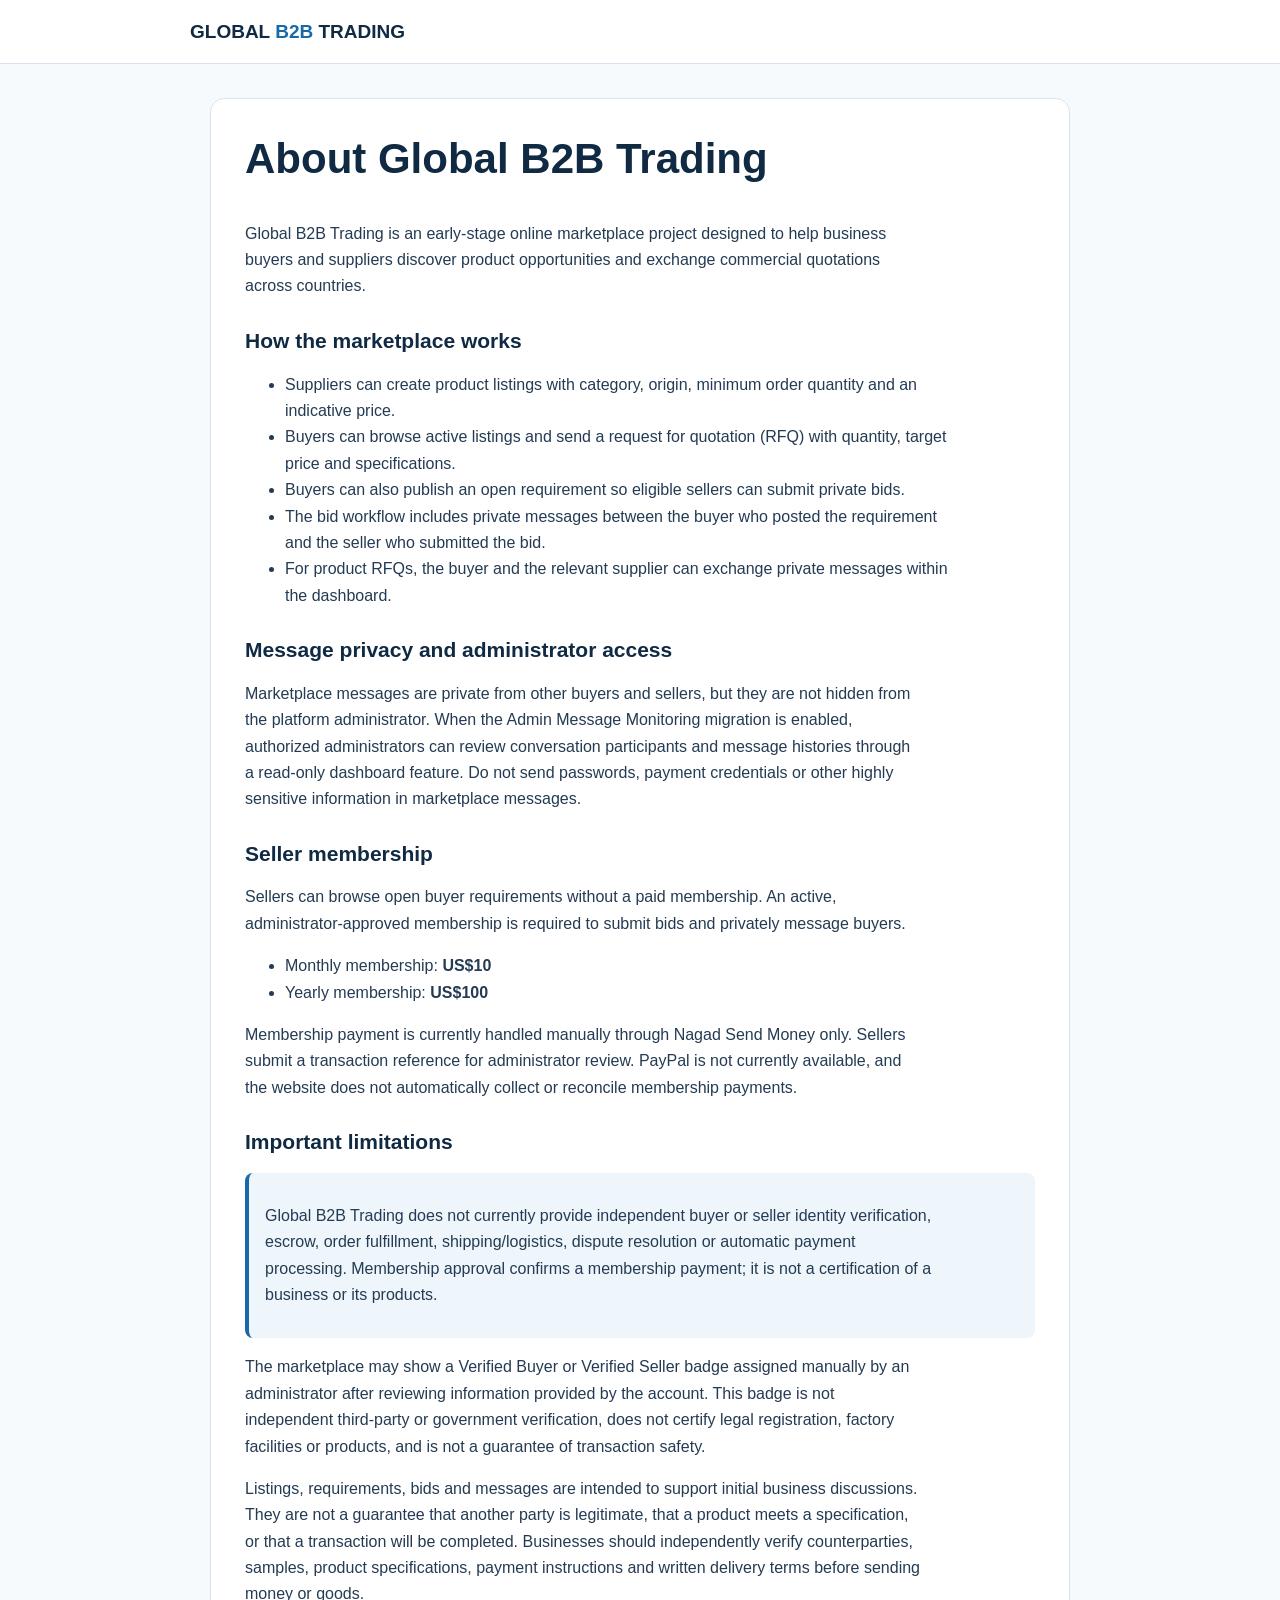
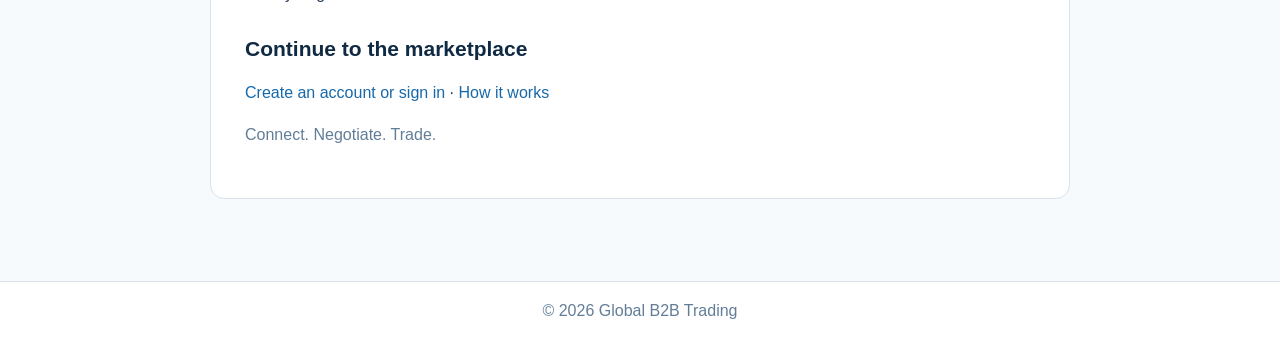
<file: about.html>
<!doctype html>
<html lang="en">
<head>
<meta charset="utf-8">
<meta name="viewport" content="width=device-width,initial-scale=1">
<meta name="description" content="Learn what Global B2B Trading offers to business buyers and suppliers, including product listings, RFQs, bids and seller membership.">
<meta name="robots" content="index,follow">
<link rel="canonical" href="https://balelali.github.io/global-b2b-trading/about.html">
<title>About | Global B2B Trading</title>
<style>
:root{--navy:#102a43;--blue:#1769aa;--ink:#243b53;--muted:#627d98;--line:#d9e2ec}
*{box-sizing:border-box}body{margin:0;font:16px/1.65 Arial,sans-serif;color:var(--ink);background:#f7fafc}
header,footer{background:#fff;border-bottom:1px solid var(--line);padding:16px max(5%,calc((100% - 900px)/2))}
.brand{font-size:19px;font-weight:800;color:var(--navy)}.brand span{color:var(--blue)}
main{max-width:900px;margin:34px auto;padding:0 20px 48px}
article{background:#fff;border:1px solid var(--line);border-radius:14px;padding:clamp(20px,4vw,34px)}
h1,h2{color:var(--navy);line-height:1.25}h1{font-size:clamp(30px,5vw,42px);margin-top:0}h2{font-size:21px;margin-top:28px}
p,li{max-width:76ch}.muted{color:var(--muted)}a{color:var(--blue);text-decoration:none}a:focus-visible{outline:3px solid #f0b429;outline-offset:3px}
.notice{padding:14px 16px;border-left:4px solid var(--blue);background:#eef6fc;border-radius:8px}
footer{border-top:1px solid var(--line);border-bottom:0;color:var(--muted);text-align:center}
</style>
</head>
<body>
<header><a class="brand" href="./">GLOBAL <span>B2B</span> TRADING</a></header>
<main>
<article>
<h1>About Global B2B Trading</h1>
<p>Global B2B Trading is an early-stage online marketplace project designed to help business buyers and suppliers discover product opportunities and exchange commercial quotations across countries.</p>

<h2>How the marketplace works</h2>
<ul>
<li>Suppliers can create product listings with category, origin, minimum order quantity and an indicative price.</li>
<li>Buyers can browse active listings and send a request for quotation (RFQ) with quantity, target price and specifications.</li>
<li>Buyers can also publish an open requirement so eligible sellers can submit private bids.</li>
<li>The bid workflow includes private messages between the buyer who posted the requirement and the seller who submitted the bid.</li>
<li>For product RFQs, the buyer and the relevant supplier can exchange private messages within the dashboard.</li>
</ul>

<h2>Message privacy and administrator access</h2>
<p>Marketplace messages are private from other buyers and sellers, but they are not hidden from the platform administrator. When the Admin Message Monitoring migration is enabled, authorized administrators can review conversation participants and message histories through a read-only dashboard feature. Do not send passwords, payment credentials or other highly sensitive information in marketplace messages.</p>

<h2>Seller membership</h2>
<p>Sellers can browse open buyer requirements without a paid membership. An active, administrator-approved membership is required to submit bids and privately message buyers.</p>
<ul>
<li>Monthly membership: <strong>US$10</strong></li>
<li>Yearly membership: <strong>US$100</strong></li>
</ul>
<p>Membership payment is currently handled manually through Nagad Send Money only. Sellers submit a transaction reference for administrator review. PayPal is not currently available, and the website does not automatically collect or reconcile membership payments.</p>

<h2>Important limitations</h2>
<div class="notice">
<p>Global B2B Trading does not currently provide independent buyer or seller identity verification, escrow, order fulfillment, shipping/logistics, dispute resolution or automatic payment processing. Membership approval confirms a membership payment; it is not a certification of a business or its products.</p>
</div>
<p>The marketplace may show a Verified Buyer or Verified Seller badge assigned manually by an administrator after reviewing information provided by the account. This badge is not independent third-party or government verification, does not certify legal registration, factory facilities or products, and is not a guarantee of transaction safety.</p>
<p>Listings, requirements, bids and messages are intended to support initial business discussions. They are not a guarantee that another party is legitimate, that a product meets a specification, or that a transaction will be completed. Businesses should independently verify counterparties, samples, product specifications, payment instructions and written delivery terms before sending money or goods.</p>

<h2>Continue to the marketplace</h2>
<p><a href="./#account">Create an account or sign in</a> · <a href="./#how">How it works</a></p>
<p class="muted">Connect. Negotiate. Trade.</p>
</article>
</main>
<footer>© 2026 Global B2B Trading</footer>
</body>
</html>
</file>
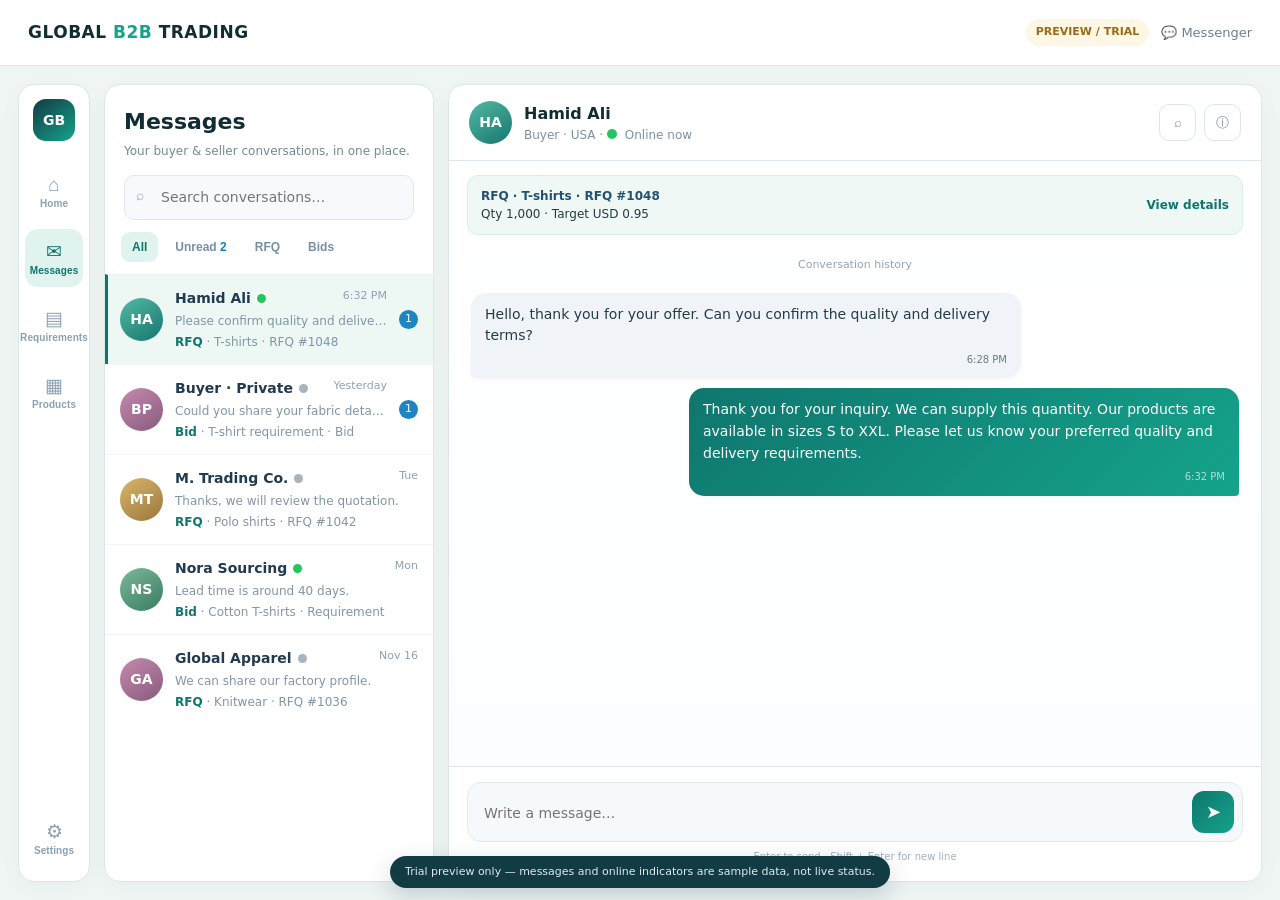
<file: messenger-preview.html>
<!doctype html>
<html lang="en">
<head>
<meta charset="utf-8"><meta name="viewport" content="width=device-width,initial-scale=1">
<meta name="robots" content="noindex,nofollow">
<title>Messenger Trial | Global B2B Trading</title>
<style>
:root{--navy:#102c35;--blue:#0f766e;--ink:#243d43;--muted:#718b91;--line:#dce8e7;--bg:#eef5f3;--white:#fff;--green:#16a34a;--mint:#d9f3ec;--accent:#0f766e;--accent2:#14a38b}
*{box-sizing:border-box}body{margin:0;font:14px/1.5 Inter,system-ui,-apple-system,"Segoe UI",Arial,sans-serif;background:var(--bg);color:var(--ink)}
.top{height:66px;background:#fff;border-bottom:1px solid var(--line);display:flex;align-items:center;justify-content:space-between;padding:0 28px}
.brand{font-weight:900;letter-spacing:.5px;color:var(--navy);font-size:17px}.brand b{color:#14a38b}.topright{display:flex;gap:12px;align-items:center;color:#698197;font-size:13px}.trial{border-radius:20px;background:#fff7e5;color:#9b6a13;padding:5px 10px;font-size:11px;font-weight:800}
.shell{height:calc(100vh - 66px);min-height:600px;max-width:1440px;margin:auto;padding:18px;display:grid;grid-template-columns:72px 330px minmax(0,1fr);gap:14px}
.rail,.inbox,.chat{background:white;border:1px solid var(--line);border-radius:16px;box-shadow:0 5px 22px #102a4308;overflow:hidden}
.rail{display:flex;flex-direction:column;align-items:center;padding:14px 6px;gap:9px}.rail .logo{width:42px;height:42px;border-radius:13px;background:linear-gradient(140deg,#123b43,#14a38b);display:grid;place-items:center;color:white;font-weight:900;margin-bottom:12px}.railbtn{min-height:58px;width:58px;border:0;background:transparent;color:#8ba0b4;border-radius:13px;display:flex;flex-direction:column;align-items:center;justify-content:center;gap:2px;font-size:19px;cursor:pointer}.railbtn .navlabel{font-size:10px;font-weight:700;letter-spacing:.1px}.railbtn.active{background:#e0f3ee;color:#0f766e}.railbottom{margin-top:auto}.navview{grid-column:2/4;display:none;background:#fff;border:1px solid var(--line);border-radius:16px;box-shadow:0 5px 22px #102a4308;padding:24px;overflow:auto}.navview.show{display:block}.navview h2{margin:0 0 8px;color:var(--navy)}.navview .mockcard{border:1px solid var(--line);border-radius:14px;padding:16px;margin-top:14px;background:#f8fbfc}.navview .mockgrid{display:grid;grid-template-columns:repeat(3,minmax(0,1fr));gap:12px}.navview .mockstat{background:#eff8f5;border-radius:12px;padding:15px}.navview .muted{color:var(--muted);font-size:12px}
.inbox{display:flex;flex-direction:column}.inboxhead{padding:20px 19px 12px}.inboxhead h1{margin:0;font-size:22px;color:var(--navy)}.inboxhead p{margin:4px 0 15px;color:var(--muted);font-size:12px}
.search{position:relative}.search input{width:100%;border:1px solid #e0e8ef;border-radius:10px;background:#f7f9fc;padding:11px 12px 11px 36px;font:inherit;outline:none}.search span{position:absolute;left:12px;top:10px;color:#91a5b7}
.tabs{display:flex;gap:6px;padding:0 16px 12px}.tab{border:0;background:transparent;color:#7890a5;padding:8px 11px;border-radius:9px;font-weight:700;font-size:12px;cursor:pointer}.tab.selected{background:#e0f3ee;color:#0f766e}.list{overflow:auto}.person{display:flex;gap:12px;padding:13px 15px;cursor:pointer;border-top:1px solid #f0f4f7;align-items:center}.person:hover{background:#f8fbfe}.person.selected{background:#edf8f5;border-left:3px solid var(--accent);padding-left:12px}.avatar{width:43px;height:43px;border-radius:50%;display:grid;place-items:center;flex:none;color:white;font-weight:800;background:linear-gradient(145deg,#53b9a3,#16766e)}.avatar.pink{background:linear-gradient(145deg,#c58aab,#885b80)}.avatar.gold{background:linear-gradient(145deg,#d9b66b,#9a773b)}.avatar.green{background:linear-gradient(145deg,#79b99b,#397c61)}.personbody{min-width:0;flex:1}.personrow{display:flex;justify-content:space-between;gap:8px}.personname{font-weight:800;color:#213a50;white-space:nowrap;overflow:hidden;text-overflow:ellipsis;display:inline-flex;align-items:center;gap:6px}.presence{width:9px;height:9px;border-radius:50%;display:inline-block;background:#a7b4bd;box-shadow:0 0 0 2px #fff;flex:none}.presence.online{background:#22c55e}.presence.offline{background:#a7b4bd}.presence.away{background:#f59e0b}.presence.large{width:10px;height:10px;box-shadow:none;margin-right:4px}.time{font-size:11px;color:#8ba0b2;white-space:nowrap}.snippet{font-size:12px;color:#8195a8;white-space:nowrap;overflow:hidden;text-overflow:ellipsis;margin-top:3px}.unread{background:#1c85c2;color:white;border-radius:50%;min-width:19px;height:19px;font-size:11px;display:grid;place-items:center;padding:0 4px}
.chat{display:flex;flex-direction:column;min-width:0}.chathead{height:76px;border-bottom:1px solid var(--line);display:flex;align-items:center;justify-content:space-between;padding:0 20px;gap:10px}.chatperson{display:flex;align-items:center;gap:12px;min-width:0}.chatname{font-weight:850;font-size:16px;color:var(--navy)}.chatmeta{font-size:12px;color:#7c91a5}.online{color:var(--green);font-weight:700}.headactions{display:flex;gap:8px}.iconbtn{border:1px solid var(--line);background:white;color:#7890a5;width:37px;height:37px;border-radius:10px;cursor:pointer}
.context{margin:14px 18px 0;background:#eff8f5;border:1px solid #d8eee8;padding:11px 13px;border-radius:11px;display:flex;justify-content:space-between;gap:12px;align-items:center;font-size:12px}.context strong{color:#24516f}.context a{color:var(--blue);text-decoration:none;font-weight:700}
.messages{padding:18px 22px;overflow:auto;flex:1;display:flex;flex-direction:column;gap:10px;background:linear-gradient(#fff,#fbfdff)}.day{text-align:center;color:#93a5b5;font-size:11px;margin:4px 0 9px}.bubble{max-width:min(72%,550px);padding:11px 14px;border-radius:15px;line-height:1.55;box-shadow:0 2px 6px #102a4306}.bubble.in{align-self:flex-start;background:#f0f4f8;border-bottom-left-radius:4px}.bubble.out{align-self:flex-end;background:linear-gradient(135deg,#0f766e,#14a38b);color:white;border-bottom-right-radius:4px}.btime{display:block;font-size:10px;opacity:.66;margin-top:5px;text-align:right}.compose{border-top:1px solid var(--line);padding:15px 18px 17px;background:#fff}.composebox{display:flex;align-items:flex-end;gap:9px;background:#f6f9fc;border:1px solid #e1eaf1;border-radius:14px;padding:8px}.compose textarea{flex:1;resize:none;border:0;outline:none;background:transparent;font:inherit;min-height:38px;max-height:120px;padding:8px}.send{width:42px;height:42px;border:0;border-radius:12px;background:linear-gradient(135deg,#0f766e,#14a38b);color:white;font-size:18px;cursor:pointer}.hint{text-align:center;color:#a0afbd;font-size:10px;margin-top:7px}
.demoNotice{position:fixed;bottom:12px;left:50%;transform:translateX(-50%);background:#123b43;color:#dceaf5;border-radius:24px;padding:8px 15px;font-size:11px;box-shadow:0 8px 25px #102a4330;z-index:4}
.mobileback{display:none}
@media(max-width:950px){.shell{grid-template-columns:60px 290px minmax(0,1fr);padding:10px;gap:10px}.top{padding:0 16px}}
@media(max-width:680px){.shell{height:calc(100vh - 60px);min-height:0;grid-template-columns:1fr;padding:8px}.top{height:60px}.rail{display:flex;grid-column:1;grid-row:1;flex-direction:row;justify-content:space-around;padding:7px;gap:3px}.rail .logo{display:none}.railbtn{width:auto;min-width:54px;flex:1;min-height:48px;font-size:17px}.railbtn .navlabel{font-size:9px}.railbottom{margin-top:0}.inbox,.chat,.navview{grid-column:1;grid-row:2}.chat{display:none}.shell.chatopen .chat{display:flex}.shell.chatopen .inbox{display:none}.shell.chatopen .navview{display:none}.navview.show{display:block}.mobileback{display:inline-block}.chathead{padding:0 12px;height:68px}.messages{padding:14px}.bubble{max-width:88%}.inboxhead{padding:16px}.navview .mockgrid{grid-template-columns:1fr}.demoNotice{width:calc(100% - 30px);text-align:center;bottom:8px}}
</style>
</head>
<body>
<header class="top"><div class="brand">GLOBAL <b>B2B</b> TRADING</div><div class="topright"><span class="trial">PREVIEW / TRIAL</span><span>💬 Messenger</span></div></header>
<div class="shell" id="shell">
<nav class="rail"><div class="logo" title="Global B2B Trading">GB</div><button class="railbtn" id="navHome" title="Home" aria-label="Home"><span>⌂</span><span class="navlabel">Home</span></button><button class="railbtn active" id="navMessages" title="Messages" aria-label="Messages"><span>✉</span><span class="navlabel">Messages</span></button><button class="railbtn" id="navRequirements" title="Requirements" aria-label="Requirements"><span>▤</span><span class="navlabel">Requirements</span></button><button class="railbtn" id="navProducts" title="Products" aria-label="Products"><span>▦</span><span class="navlabel">Products</span></button><div class="railbottom"><button class="railbtn" id="navSettings" title="Settings" aria-label="Settings"><span>⚙</span><span class="navlabel">Settings</span></button></div></nav>
<section class="inbox" id="inbox">
<div class="inboxhead"><h1>Messages</h1><p>Your buyer & seller conversations, in one place.</p><div class="search"><span>⌕</span><input id="search" placeholder="Search conversations…" aria-label="Search conversations"></div></div>
<div class="tabs"><button class="tab selected" data-filter="all">All</button><button class="tab" data-filter="unread">Unread <span style="color:#1680bd">2</span></button><button class="tab" data-filter="rfq">RFQ</button><button class="tab" data-filter="bid">Bids</button></div>
<div class="list" id="list"></div>
</section>
<section class="chat" id="chat">
<div class="chathead"><div class="chatperson"><button class="iconbtn mobileback" id="back" aria-label="Back">‹</button><div class="avatar" id="headavatar">HA</div><div><div class="chatname" id="headname">Hamid Ali</div><div class="chatmeta" id="headmeta">Buyer · USA · <span class="online">● active recently</span></div></div></div><div class="headactions"><button class="iconbtn" title="Search in chat">⌕</button><button class="iconbtn" title="Conversation details">ⓘ</button></div></div>
<div class="context" id="context"><div><strong>RFQ · T-shirts</strong><br>Qty 1,000 · Target USD 0.95</div><a href="#" onclick="return false">View inquiry</a></div>
<div class="messages" id="messages"></div>
<div class="compose"><div class="composebox"><textarea id="message" rows="1" placeholder="Write a message…"></textarea><button class="send" id="send" title="Send message">➤</button></div><div class="hint">Enter to send · Shift + Enter for new line</div></div>
</section>
</div>
<div class="demoNotice">Trial preview only — messages and online indicators are sample data, not live status.</div>
<script>
const conversations=[
{id:1,name:"Hamid Ali",initial:"HA",color:"",role:"Buyer",country:"USA",type:"RFQ",online:true,title:"T-shirts · RFQ #1048",unread:1,time:"6:32 PM",preview:"Please confirm quality and delivery terms.",messages:[{from:"them",text:"Hello, thank you for your offer. Can you confirm the quality and delivery terms?",time:"6:28 PM"},{from:"me",text:"Thank you for your inquiry. We can supply this quantity. Our products are available in sizes S to XXL. Please let us know your preferred quality and delivery requirements.",time:"6:32 PM"}]},
{id:2,name:"Buyer · Private",initial:"BP",color:"pink",role:"Buyer",country:"USA",type:"Bid",online:false,title:"T-shirt requirement · Bid",unread:1,time:"Yesterday",preview:"Could you share your fabric details?",messages:[{from:"them",text:"Could you share your fabric details and sample availability?",time:"Yesterday"},{from:"me",text:"We can provide a fabric specification sheet and arrange a sample.",time:"Yesterday"}]},
{id:3,name:"M. Trading Co.",initial:"MT",color:"gold",role:"Buyer",country:"UAE",type:"RFQ",online:false,title:"Polo shirts · RFQ #1042",unread:0,time:"Tue",preview:"Thanks, we will review the quotation.",messages:[{from:"me",text:"Our indicative price is USD 3.20 per piece for 500 units.",time:"Tue"},{from:"them",text:"Thanks, we will review the quotation.",time:"Tue"}]},
{id:4,name:"Nora Sourcing",initial:"NS",color:"green",role:"Seller",country:"Bangladesh",type:"Bid",online:true,title:"Cotton T-shirts · Requirement",unread:0,time:"Mon",preview:"Lead time is around 40 days.",messages:[{from:"them",text:"Lead time is around 40 days after approval of samples.",time:"Mon"}]},
{id:5,name:"Global Apparel",initial:"GA",color:"pink",role:"Seller",country:"India",type:"RFQ",online:false,title:"Knitwear · RFQ #1036",unread:0,time:"Nov 16",preview:"We can share our factory profile.",messages:[{from:"them",text:"We can share our factory profile and compliance details.",time:"Nov 16"}]}
];
let current=1,filter="all";
const $=id=>document.getElementById(id);
function renderList(){const q=$("search").value.toLowerCase();$("list").innerHTML=conversations.filter(c=>(filter==="all"||filter==="unread"&&c.unread||filter==="rfq"&&c.type==="RFQ"||filter==="bid"&&c.type==="Bid")&&(c.name+c.preview+c.title+c.country).toLowerCase().includes(q)).map(c=>`<div class="person ${c.id===current?"selected":""}" data-id="${c.id}"><div class="avatar ${c.color}">${c.initial}</div><div class="personbody"><div class="personrow"><span class="personname">${c.name}<span class="presence ${c.online?"online":"offline"}" title="${c.online?"Online now":"Offline"}"></span></span><span class="time">${c.time}</span></div><div class="snippet">${c.preview}</div><div class="snippet"><span style="color:#0f766e;font-weight:700">${c.type}</span> · ${c.title}</div></div>${c.unread?'<span class="unread">1</span>':""}</div>`).join("")||'<div style="padding:25px;color:#8398aa;text-align:center">No conversations found.</div>';document.querySelectorAll(".person").forEach(el=>el.onclick=()=>select(+el.dataset.id))}
function renderChat(){const c=conversations.find(x=>x.id===current);$("headname").textContent=c.name;$("headavatar").textContent=c.initial;$("headavatar").className="avatar "+c.color;$("headmeta").innerHTML=c.role+" · "+c.country+" · <span class='presence large "+(c.online?"online":"offline")+"'></span> "+(c.online?"Online now":"Offline");$("context").innerHTML="<div><strong>"+c.type+" · "+c.title+"</strong><br>"+(c.id===1?"Qty 1,000 · Target USD 0.95":c.type==="Bid"?"Buyer requirement · Private bid":"Conversation linked to marketplace inquiry")+"</div><a href='#' onclick='return false'>View details</a>";$("messages").innerHTML='<div class="day">Conversation history</div>'+c.messages.map(m=>'<div class="bubble '+(m.from==="me"?"out":"in")+'">'+m.text.replace(/</g,"&lt;")+'<span class="btime">'+m.time+'</span></div>').join("");$("messages").scrollTop=$("messages").scrollHeight;renderList()}
function select(id){current=id;const c=conversations.find(x=>x.id===id);c.unread=0;$("shell").classList.add("chatopen");renderChat()}
function send(){const inp=$("message");const txt=inp.value.trim();if(!txt)return;const c=conversations.find(x=>x.id===current);c.messages.push({from:"me",text:txt,time:new Date().toLocaleTimeString([], {hour:"numeric",minute:"2-digit"})});c.preview=txt;c.time="Now";inp.value="";inp.style.height="auto";renderChat()}
$("send").onclick=send;$("message").addEventListener("keydown",e=>{if(e.key==="Enter"&&!e.shiftKey){e.preventDefault();send()}});$("message").addEventListener("input",e=>{e.target.style.height="auto";e.target.style.height=Math.min(e.target.scrollHeight,120)+"px"});$("search").addEventListener("input",renderList);document.querySelectorAll(".tab").forEach(b=>b.onclick=()=>{filter=b.dataset.filter;document.querySelectorAll(".tab").forEach(x=>x.classList.toggle("selected",x===b));renderList()});$("back").onclick=()=>$("shell").classList.remove("chatopen");
function showNavPage(key,label,html){document.querySelectorAll(".railbtn").forEach(b=>b.classList.remove("active"));$(key).classList.add("active");$("shell").classList.remove("chatopen");$("inbox").style.display="none";$("chat").style.display="none";$("navview").classList.add("show");$("navview").innerHTML=html;}
function navHome(){showNavPage("navHome","Home",'<h2>Dashboard preview</h2><p class="muted">A compact overview — trial layout only.</p><div class="mockgrid"><div class="mockstat"><strong>Membership</strong><p>ACTIVE · Yearly</p></div><div class="mockstat"><strong>Messages</strong><p>5 sample conversations</p></div><div class="mockstat"><strong>Products</strong><p>1 sample listing</p></div></div><div class="mockcard"><strong>Recent activity</strong><p>RFQ reply and buyer requirement bid messages appear here in the final layout.</p></div>');}
function navRequirements(){showNavPage("navRequirements","Requirements",'<h2>Buyer requirements</h2><p class="muted">Preview of the requirements panel.</p><div class="mockcard"><strong>t-shirt</strong><p>RMG & Textile · Qty 1,000,000 · Destination USA</p><p>Sizes S to XXL · Target price: Open to offers</p><p><strong>Your current bid:</strong> USD 0.98 / unit</p></div>');}
function navProducts(){showNavPage("navProducts","Products",'<h2>My products</h2><p class="muted">Preview of your product listings.</p><div class="mockcard"><strong>t shirts</strong><p>Inactive · MOQ 100 · Bangladesh</p><p>100% cotton · USD 0.90</p></div>');}
function navSettings(){showNavPage("navSettings","Settings",'<h2>Settings</h2><p class="muted">Trial preview. Account settings will be connected in final integration.</p><div class="mockcard"><strong>Profile</strong><p>Shila Akther · Shila Fashion Ltd · Bangladesh</p><p>Seller account</p></div>');}
$("navHome").onclick=navHome;
$("navMessages").onclick=()=>{document.querySelectorAll(".railbtn").forEach(b=>b.classList.remove("active"));$("navMessages").classList.add("active");$("navview").classList.remove("show");$("inbox").style.display="flex";$("chat").style.display="flex";$("shell").classList.remove("chatopen");renderChat()};
$("navRequirements").onclick=navRequirements;
$("navProducts").onclick=navProducts;
$("navSettings").onclick=navSettings;

renderList();renderChat();
</script>
</body></html>
</file>
